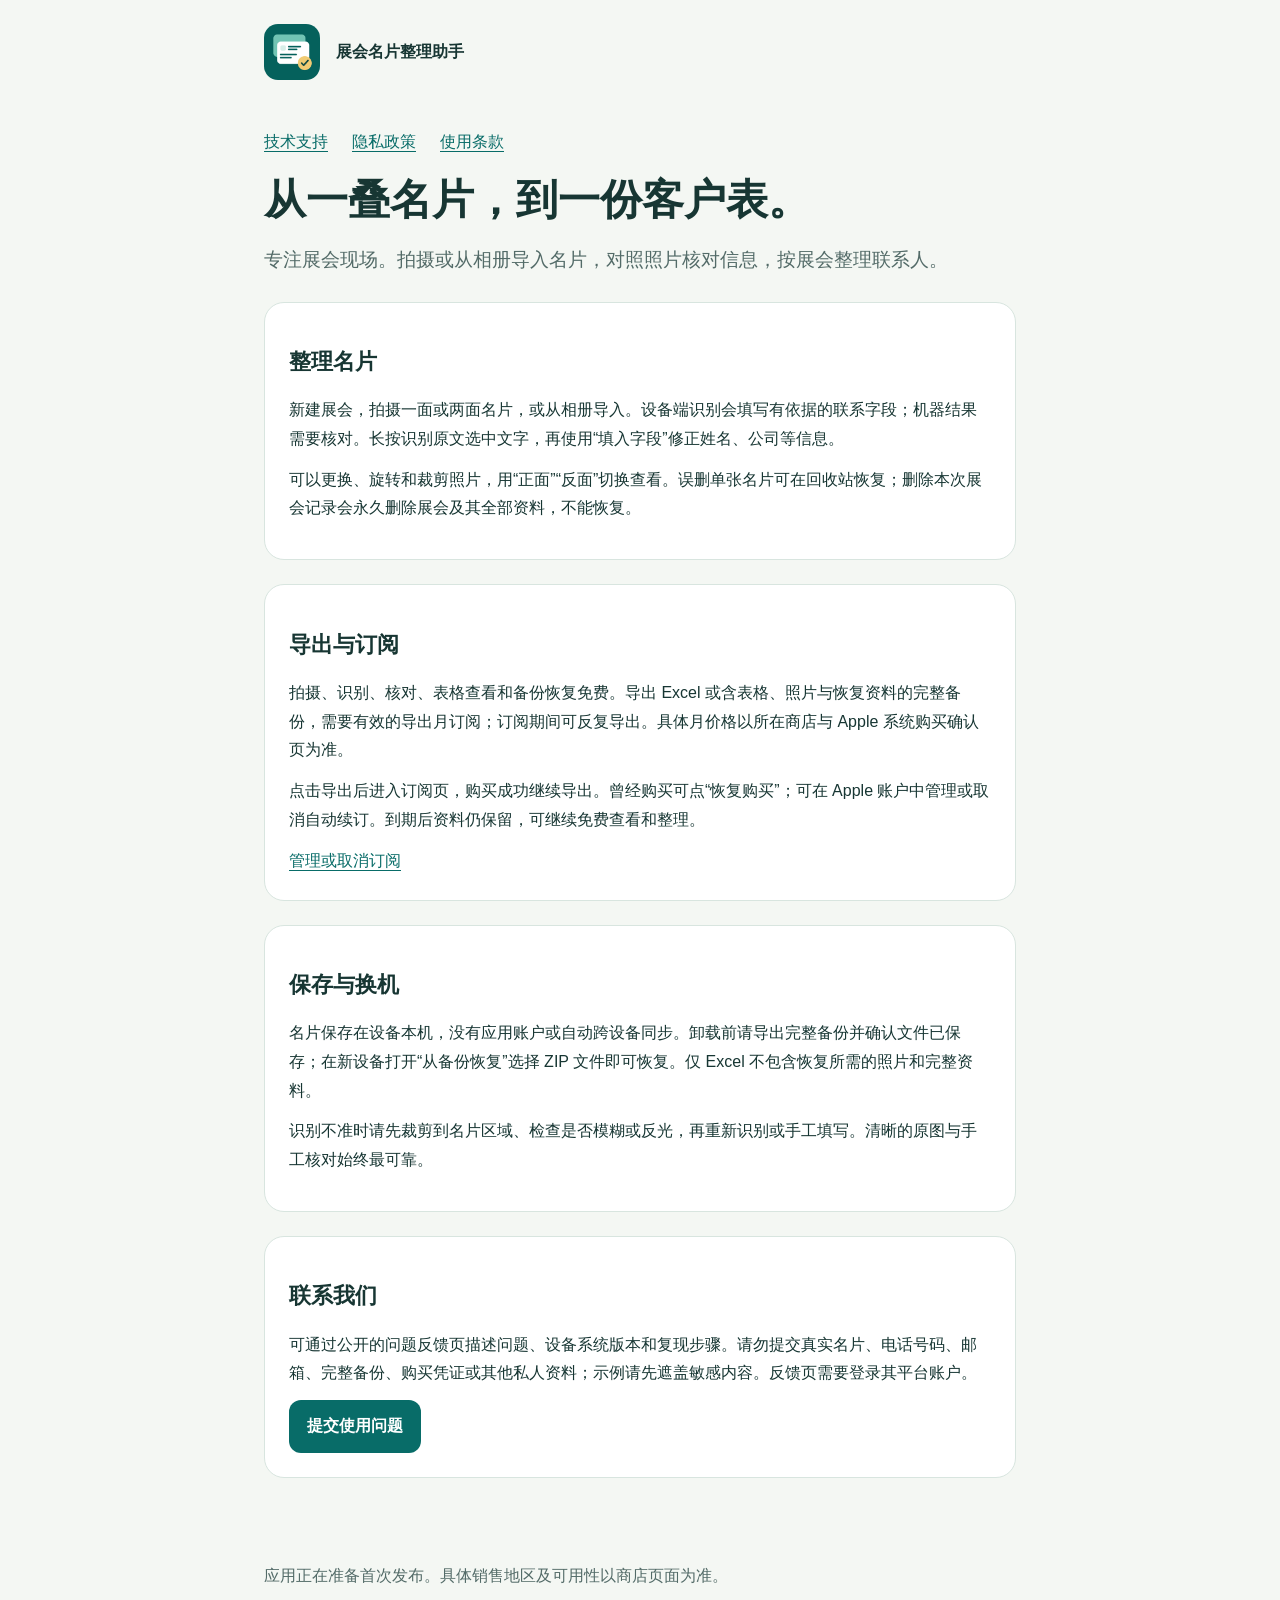
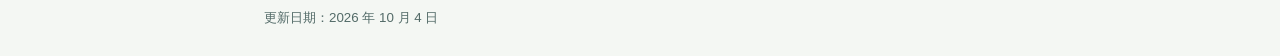
<file: index.html>
<!doctype html><html lang="zh-Hans"><head><meta charset="utf-8"><meta name="viewport" content="width=device-width,initial-scale=1"><meta name="description" content="展会名片整理助手：按展会拍摄、核对和整理名片，导出 Excel 客户表。"><title>展会名片整理助手 · 技术支持</title><link rel="stylesheet" href="style.css"></head><body><header><img src="icon.png" alt=""><strong>展会名片整理助手</strong></header><main><nav><a href="index.html" aria-current="page">技术支持</a><a href="privacy.html">隐私政策</a><a href="https://www.apple.com/legal/internet-services/itunes/dev/stdeula/">使用条款</a></nav><h1>从一叠名片，到一份客户表。</h1><p class="lead">专注展会现场。拍摄或从相册导入名片，对照照片核对信息，按展会整理联系人。</p><section><h2>整理名片</h2><p>新建展会，拍摄一面或两面名片，或从相册导入。设备端识别会填写有依据的联系字段；机器结果需要核对。长按识别原文选中文字，再使用“填入字段”修正姓名、公司等信息。</p><p>可以更换、旋转和裁剪照片，用“正面”“反面”切换查看。误删单张名片可在回收站恢复；删除本次展会记录会永久删除展会及其全部资料，不能恢复。</p></section><section><h2>导出与订阅</h2><p>拍摄、识别、核对、表格查看和备份恢复免费。导出 Excel 或含表格、照片与恢复资料的完整备份，需要有效的导出月订阅；订阅期间可反复导出。具体月价格以所在商店与 Apple 系统购买确认页为准。</p><p>点击导出后进入订阅页，购买成功继续导出。曾经购买可点“恢复购买”；可在 Apple 账户中管理或取消自动续订。到期后资料仍保留，可继续免费查看和整理。</p><a href="https://apps.apple.com/account/subscriptions">管理或取消订阅</a></section><section><h2>保存与换机</h2><p>名片保存在设备本机，没有应用账户或自动跨设备同步。卸载前请导出完整备份并确认文件已保存；在新设备打开“从备份恢复”选择 ZIP 文件即可恢复。仅 Excel 不包含恢复所需的照片和完整资料。</p><p>识别不准时请先裁剪到名片区域、检查是否模糊或反光，再重新识别或手工填写。清晰的原图与手工核对始终最可靠。</p></section><section><h2>联系我们</h2><p>可通过公开的问题反馈页描述问题、设备系统版本和复现步骤。请勿提交真实名片、电话号码、邮箱、完整备份、购买凭证或其他私人资料；示例请先遮盖敏感内容。反馈页需要登录其平台账户。</p><a class="pill" href="https://github.com/tillywong153111/exhibition-card-support/issues/new">提交使用问题</a></section></main><footer><p>应用正在准备首次发布。具体销售地区及可用性以商店页面为准。</p><small>更新日期：2026 年 10 月 4 日</small></footer></body></html>
</file>
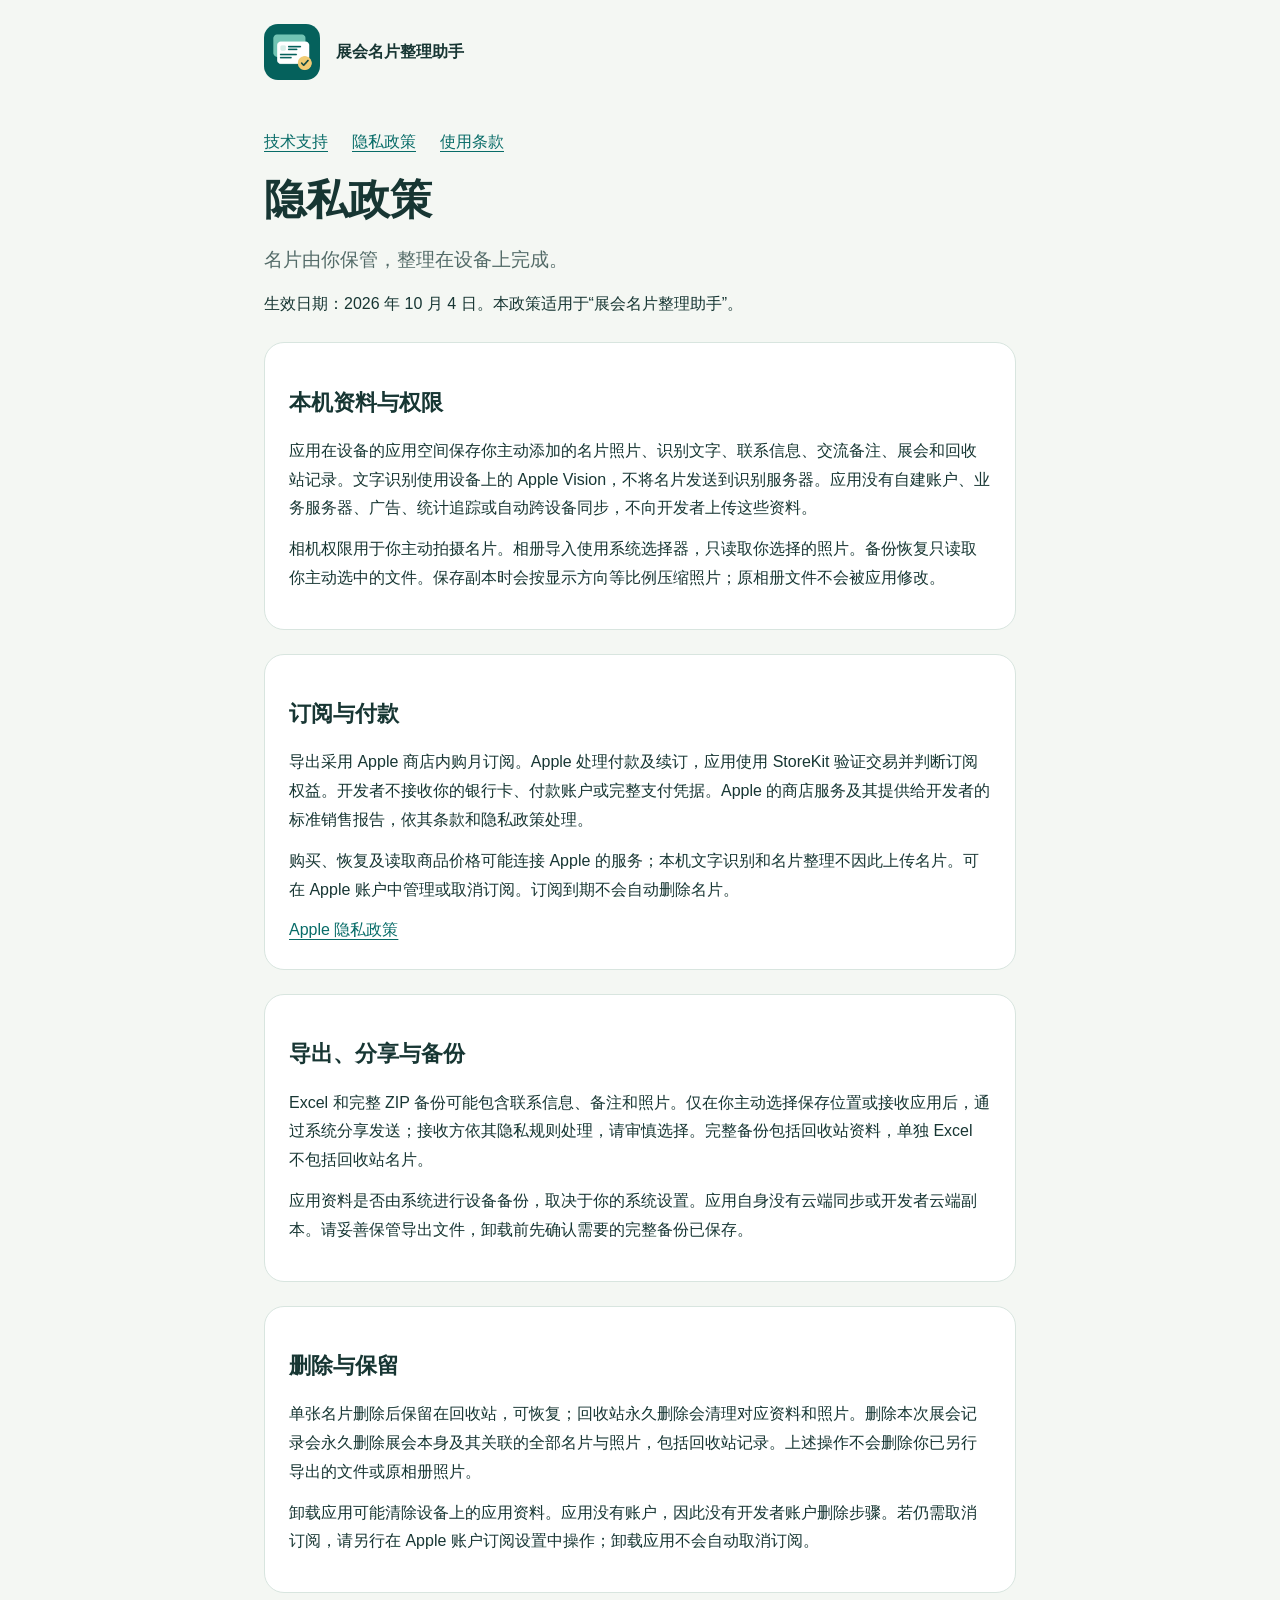
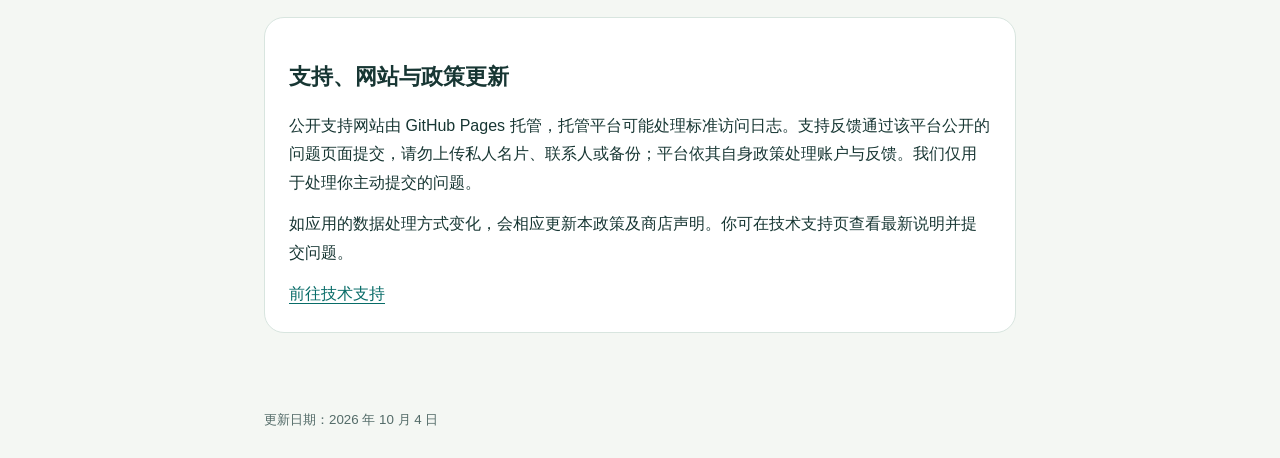
<file: privacy.html>
<!doctype html><html lang="zh-Hans"><head><meta charset="utf-8"><meta name="viewport" content="width=device-width,initial-scale=1"><title>隐私政策 · 展会名片整理助手</title><link rel="stylesheet" href="style.css"></head><body><header><img src="icon.png" alt=""><strong>展会名片整理助手</strong></header><main><nav><a href="index.html">技术支持</a><a href="privacy.html" aria-current="page">隐私政策</a><a href="https://www.apple.com/legal/internet-services/itunes/dev/stdeula/">使用条款</a></nav><h1>隐私政策</h1><p class="lead">名片由你保管，整理在设备上完成。</p><p>生效日期：2026 年 10 月 4 日。本政策适用于“展会名片整理助手”。</p><section><h2>本机资料与权限</h2><p>应用在设备的应用空间保存你主动添加的名片照片、识别文字、联系信息、交流备注、展会和回收站记录。文字识别使用设备上的 Apple Vision，不将名片发送到识别服务器。应用没有自建账户、业务服务器、广告、统计追踪或自动跨设备同步，不向开发者上传这些资料。</p><p>相机权限用于你主动拍摄名片。相册导入使用系统选择器，只读取你选择的照片。备份恢复只读取你主动选中的文件。保存副本时会按显示方向等比例压缩照片；原相册文件不会被应用修改。</p></section><section><h2>订阅与付款</h2><p>导出采用 Apple 商店内购月订阅。Apple 处理付款及续订，应用使用 StoreKit 验证交易并判断订阅权益。开发者不接收你的银行卡、付款账户或完整支付凭据。Apple 的商店服务及其提供给开发者的标准销售报告，依其条款和隐私政策处理。</p><p>购买、恢复及读取商品价格可能连接 Apple 的服务；本机文字识别和名片整理不因此上传名片。可在 Apple 账户中管理或取消订阅。订阅到期不会自动删除名片。</p><a href="https://www.apple.com/legal/privacy/">Apple 隐私政策</a></section><section><h2>导出、分享与备份</h2><p>Excel 和完整 ZIP 备份可能包含联系信息、备注和照片。仅在你主动选择保存位置或接收应用后，通过系统分享发送；接收方依其隐私规则处理，请审慎选择。完整备份包括回收站资料，单独 Excel 不包括回收站名片。</p><p>应用资料是否由系统进行设备备份，取决于你的系统设置。应用自身没有云端同步或开发者云端副本。请妥善保管导出文件，卸载前先确认需要的完整备份已保存。</p></section><section><h2>删除与保留</h2><p>单张名片删除后保留在回收站，可恢复；回收站永久删除会清理对应资料和照片。删除本次展会记录会永久删除展会本身及其关联的全部名片与照片，包括回收站记录。上述操作不会删除你已另行导出的文件或原相册照片。</p><p>卸载应用可能清除设备上的应用资料。应用没有账户，因此没有开发者账户删除步骤。若仍需取消订阅，请另行在 Apple 账户订阅设置中操作；卸载应用不会自动取消订阅。</p></section><section><h2>支持、网站与政策更新</h2><p>公开支持网站由 GitHub Pages 托管，托管平台可能处理标准访问日志。支持反馈通过该平台公开的问题页面提交，请勿上传私人名片、联系人或备份；平台依其自身政策处理账户与反馈。我们仅用于处理你主动提交的问题。</p><p>如应用的数据处理方式变化，会相应更新本政策及商店声明。你可在技术支持页查看最新说明并提交问题。</p><a href="index.html">前往技术支持</a></section></main><footer><small>更新日期：2026 年 10 月 4 日</small></footer></body></html>
</file>
<file: style.css>
:root{color-scheme:light dark;--bg:#f4f7f3;--ink:#173633;--muted:#536b68;--surface:#fff;--accent:#086c68;--line:#d8e5df}*{box-sizing:border-box}body{margin:0;background:var(--bg);color:var(--ink);font-family:-apple-system,BlinkMacSystemFont,"Segoe UI",sans-serif;line-height:1.8}main,header,footer{max-width:800px;margin:auto;padding:24px}header{display:flex;gap:16px;align-items:center}header img{width:56px;height:56px;border-radius:14px}a{color:var(--accent);text-underline-offset:4px}nav{display:flex;gap:24px;flex-wrap:wrap}h1{font-size:clamp(28px,6vw,42px);line-height:1.3;margin:16px 0}h2{font-size:22px;line-height:1.5}p{margin:12px 0}section{background:var(--surface);border:1px solid var(--line);border-radius:20px;padding:24px;margin:24px 0}.lead{font-size:19px;color:var(--muted)}.pill{display:inline-block;background:var(--accent);color:white;border-radius:12px;padding:12px 18px;text-decoration:none;font-weight:600}small,footer{color:var(--muted)}:focus-visible{outline:3px solid var(--accent);outline-offset:4px}@media(prefers-color-scheme:dark){:root{--bg:#101e1c;--ink:#e4f1ec;--muted:#b4c9c2;--surface:#192b27;--accent:#79d1c3;--line:#34514a}.pill{color:#101e1c}}@media(max-width:420px){main,header,footer{padding:18px}section{padding:18px}}
</file>
